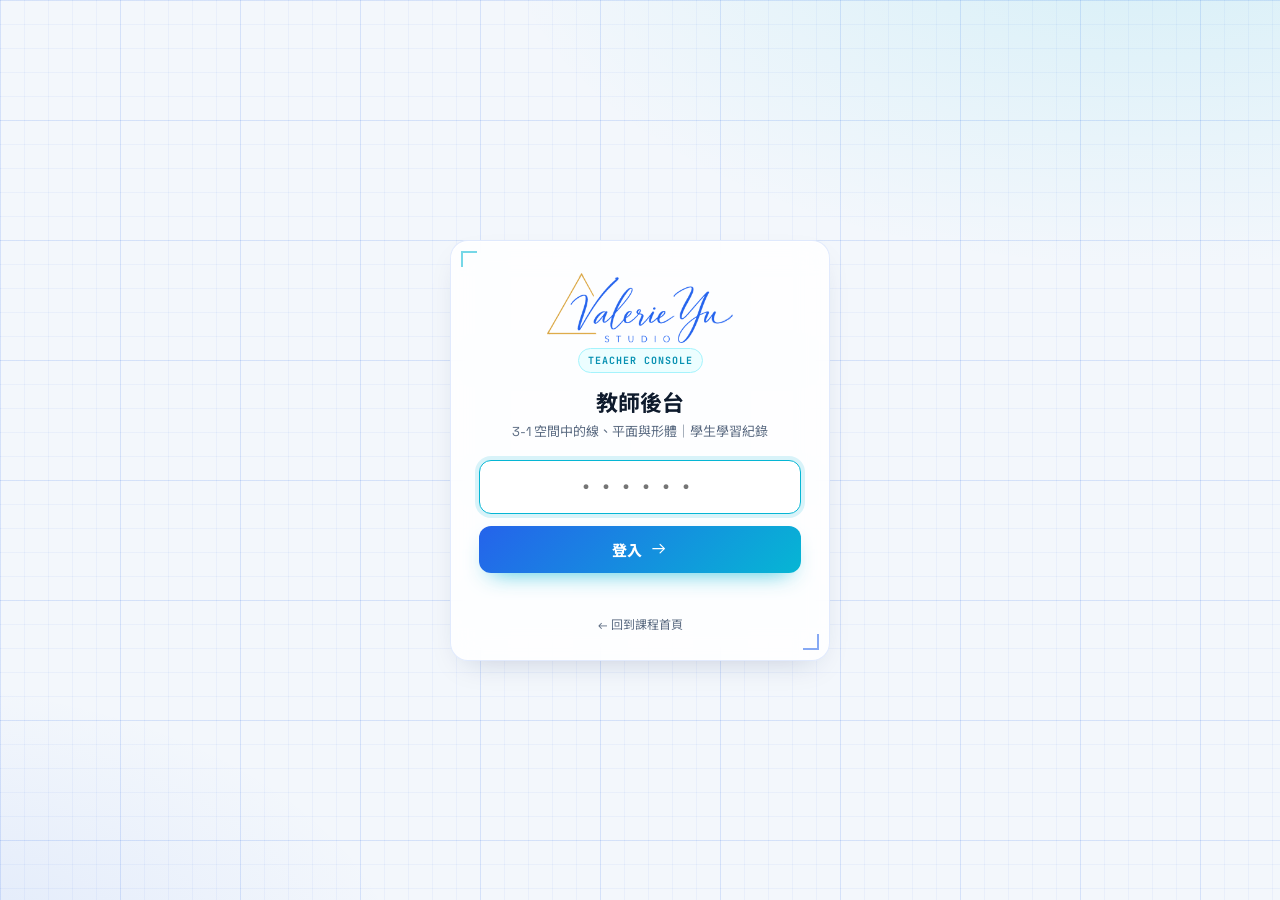
<file: teacher.html>
<!DOCTYPE html>
<html lang="zh-TW">
<head>
  <meta charset="UTF-8">
  <meta name="viewport" content="width=device-width, initial-scale=1.0">
  <meta name="robots" content="noindex, nofollow">
  <title>教師後台｜3-1 學習紀錄</title>
  <link rel="icon" type="image/png" href="logo-mark.png">
  <link href="https://fonts.googleapis.com/css2?family=Noto+Sans+TC:wght@400;500;700;900&family=Space+Grotesk:wght@400;500;600;700&family=JetBrains+Mono:wght@500;700&display=swap" rel="stylesheet">
  <script src="icons.js"></script>
  <style>
    :root {
      --bg: #f3f7fc; --ink: #0f1b2d; --muted: #5b6b82; --line: rgba(37, 99, 235, .13);
      --blue: #2563eb; --neon: #06b6d4; --ok: #10b981; --bad: #ef4444; --warn: #f59e0b;
      --card: rgba(255, 255, 255, .86);
    }
    * { box-sizing: border-box; }
    body {
      margin: 0; min-height: 100vh; color: var(--ink);
      font-family: 'Space Grotesk', 'Noto Sans TC', sans-serif;
      background-color: var(--bg);
      background-image:
        radial-gradient(1100px 600px at 90% -10%, rgba(6, 182, 212, .13), transparent 60%),
        radial-gradient(900px 520px at -10% 110%, rgba(37, 99, 235, .11), transparent 60%),
        linear-gradient(rgba(37, 99, 235, .10) 1px, transparent 1px),
        linear-gradient(90deg, rgba(37, 99, 235, .10) 1px, transparent 1px),
        linear-gradient(rgba(37, 99, 235, .05) 1px, transparent 1px),
        linear-gradient(90deg, rgba(37, 99, 235, .05) 1px, transparent 1px);
      background-size: auto, auto, 120px 120px, 120px 120px, 24px 24px, 24px 24px;
      background-attachment: fixed;
    }
    .mono { font-family: 'JetBrains Mono', 'Noto Sans TC', monospace; letter-spacing: .1em; }
    .hidden { display: none !important; }
    button { font: inherit; cursor: pointer; }
    .card {
      position: relative; background: var(--card); border: 1px solid var(--line); border-radius: 18px;
      backdrop-filter: blur(14px); -webkit-backdrop-filter: blur(14px);
      box-shadow: inset 0 1px 0 rgba(255, 255, 255, .9), 0 12px 32px -16px rgba(15, 40, 90, .25);
    }
    .card.hud::after {
      content: ''; position: absolute; inset: 10px; pointer-events: none; opacity: .55; background:
        linear-gradient(#06b6d4, #06b6d4) top left / 16px 2px no-repeat, linear-gradient(#06b6d4, #06b6d4) top left / 2px 16px no-repeat,
        linear-gradient(#2563eb, #2563eb) bottom right / 16px 2px no-repeat, linear-gradient(#2563eb, #2563eb) bottom right / 2px 16px no-repeat;
    }
    .btn {
      border: 0; border-radius: 12px; padding: 10px 16px; font-weight: 800; color: #fff;
      background: linear-gradient(135deg, #2563eb, #06b6d4); box-shadow: 0 10px 24px -12px rgba(6, 182, 212, .9);
      display: inline-flex; align-items: center; gap: 8px; text-decoration: none; font-size: 14px;
    }
    .btn:hover { filter: brightness(1.08); }
    .btn .gi-svg .a { stroke: currentColor; }
    .btn.ghost { background: #fff; color: var(--blue); border: 1px solid var(--line); box-shadow: none; }
    .btn.ghost:hover { background: #eff6ff; filter: none; }

    /* 登入 */
    #login { min-height: 100vh; display: flex; align-items: center; justify-content: center; padding: 16px; }
    #login .card { width: 100%; max-width: 380px; padding: 32px 28px 26px; text-align: center; }
    #login img { height: 70px; }
    .tag { display: inline-block; font-size: 10px; font-weight: 700; color: #0891b2; background: #ecfeff; border: 1px solid #a5f3fc; padding: 5px 9px; border-radius: 99px; }
    #login h1 { font-size: 22px; margin: 12px 0 4px; }
    #login p { color: var(--muted); font-size: 13px; margin: 0 0 20px; }
    .pw { width: 100%; border: 1.5px solid rgba(37, 99, 235, .22); border-radius: 12px; padding: 13px; font-size: 20px; text-align: center; letter-spacing: .4em; outline: none; font-family: 'JetBrains Mono', monospace; }
    .pw:focus { border-color: var(--neon); box-shadow: 0 0 0 4px rgba(6, 182, 212, .15); }
    #login .btn { width: 100%; justify-content: center; margin-top: 12px; padding: 13px; font-size: 15px; }
    .err { color: var(--bad); font-size: 13px; font-weight: 700; min-height: 18px; margin-top: 10px; }
    .back { display: inline-block; margin-top: 14px; font-size: 12px; color: var(--muted); text-decoration: none; }

    /* 後台 */
    #app { max-width: 1280px; margin: 0 auto; padding: 20px 16px 60px; }
    header.top { display: flex; align-items: center; gap: 14px; flex-wrap: wrap; padding: 14px 18px; }
    header.top img { height: 42px; }
    header.top h1 { font-size: 20px; margin: 0; }
    header.top .sub { font-size: 12px; color: var(--muted); }
    header.top .sp { flex: 1; }
    .filters { display: flex; gap: 10px; flex-wrap: wrap; align-items: center; margin: 16px 0; }
    .filters select, .filters input { border: 1px solid var(--line); background: #fff; border-radius: 10px; padding: 9px 12px; font: inherit; font-size: 14px; color: var(--ink); min-width: 140px; }
    .kpis { display: grid; grid-template-columns: repeat(5, 1fr); gap: 12px; }
    .kpi { padding: 16px 18px; }
    .kpi .l { font-size: 10px; color: var(--muted); font-weight: 700; display: flex; align-items: center; gap: 6px; }
    .kpi .l .gi { color: var(--blue); font-size: 15px; }
    .kpi .v { font-size: 30px; font-weight: 700; margin-top: 6px; }
    .kpi .v small { font-size: 13px; color: var(--muted); font-weight: 600; margin-left: 2px; }
    .tabs { display: flex; gap: 6px; margin: 18px 0 12px; flex-wrap: wrap; }
    .tab { border: 1px solid var(--line); background: rgba(255, 255, 255, .8); border-radius: 12px; padding: 9px 14px; font-weight: 800; color: var(--muted); display: inline-flex; align-items: center; gap: 7px; font-size: 14px; }
    .tab.on { background: linear-gradient(135deg, #2563eb, #06b6d4); color: #fff; border-color: transparent; box-shadow: 0 8px 22px -10px rgba(6, 182, 212, .8); }
    .panel { padding: 18px; overflow: hidden; }
    .panel h3 { margin: 0 0 4px; font-size: 17px; display: flex; align-items: center; gap: 8px; }
    .panel .hint { color: var(--muted); font-size: 12px; margin: 0 0 12px; }
    .tbl-wrap { overflow-x: auto; }
    table { width: 100%; border-collapse: collapse; font-size: 13.5px; }
    th { text-align: left; font-size: 11px; color: var(--muted); font-weight: 800; padding: 10px; border-bottom: 1px solid var(--line); white-space: nowrap; cursor: pointer; user-select: none; position: sticky; top: 0; background: #f8fbff; }
    th.num, td.num { text-align: right; }
    td { padding: 10px; border-bottom: 1px solid rgba(37, 99, 235, .07); vertical-align: middle; }
    tbody tr:hover { background: rgba(6, 182, 212, .06); }
    tr.click { cursor: pointer; }
    .bar { height: 8px; border-radius: 99px; background: rgba(37, 99, 235, .1); overflow: hidden; min-width: 80px; }
    .bar > i { display: block; height: 100%; border-radius: 99px; background: linear-gradient(90deg, #2563eb, #06b6d4); }
    .bar.bad > i { background: linear-gradient(90deg, #f97316, #ef4444); }
    .pill { display: inline-block; padding: 2px 9px; border-radius: 99px; font-size: 12px; font-weight: 800; }
    .pill.o { background: #d1fae5; color: #047857; } .pill.x { background: #fee2e2; color: #b91c1c; } .pill.n { background: #e0f2fe; color: #0369a1; }
    .wrong { color: var(--bad); font-weight: 800; }
    .grid2 { display: grid; grid-template-columns: 1fr 1fr; gap: 14px; }
    .stu-head { display: flex; align-items: center; gap: 14px; flex-wrap: wrap; margin-bottom: 14px; }
    .av { width: 48px; height: 48px; border-radius: 14px; display: flex; align-items: center; justify-content: center; color: #fff; font-weight: 900; font-size: 20px; background: linear-gradient(135deg, #2563eb, #06b6d4); }
    .mini { display: grid; grid-template-columns: repeat(6, 1fr); gap: 8px; margin-bottom: 14px; }
    .mini div { background: #f1f7fe; border: 1px solid var(--line); border-radius: 12px; padding: 10px; text-align: center; }
    .mini b { display: block; font-size: 20px; } .mini span { font-size: 11px; color: var(--muted); }
    .hrow { display: grid; grid-template-columns: 130px 1fr 60px; gap: 10px; align-items: center; margin: 7px 0; font-size: 13px; }
    .empty { text-align: center; color: var(--muted); padding: 40px 10px; font-size: 14px; }
    .feed { max-height: 460px; overflow-y: auto; }
    .loading { position: fixed; inset: 0; background: rgba(243, 247, 252, .7); display: flex; align-items: center; justify-content: center; z-index: 50; font-weight: 800; color: var(--blue); gap: 10px; }
    .spin { width: 22px; height: 22px; border-radius: 99px; border: 3px solid rgba(37, 99, 235, .2); border-top-color: var(--neon); animation: sp 1s linear infinite; }
    @keyframes sp { to { transform: rotate(360deg); } }
    @media (max-width: 900px) { .kpis { grid-template-columns: repeat(2, 1fr); } .grid2 { grid-template-columns: 1fr; } .mini { grid-template-columns: repeat(3, 1fr); } }
  </style>
</head>
<body>

  <!-- ===== 登入 ===== -->
  <section id="login">
    <form class="card hud" id="loginForm" autocomplete="off">
      <img src="logo.png" alt="Valerie Yu Studio">
      <div><span class="tag mono">TEACHER CONSOLE</span></div>
      <h1>教師後台</h1>
      <p>3-1 空間中的線、平面與形體｜學生學習紀錄</p>
      <input class="pw" id="pw" type="password" inputmode="numeric" placeholder="••••••" aria-label="教師密碼">
      <button class="btn" type="submit">登入 <span class="gi" data-gi="arrow"></span></button>
      <div class="err" id="err"></div>
      <a class="back" href="index.html">← 回到課程首頁</a>
    </form>
  </section>

  <!-- ===== 後台 ===== -->
  <main id="app" class="hidden">
    <header class="card hud top">
      <img src="logo.png" alt="Valerie Yu Studio">
      <div>
        <h1>教師後台｜學習紀錄</h1>
        <div class="sub">3-1 空間中的線、平面與形體 · 資料更新於 <span id="updated" class="mono">—</span></div>
      </div>
      <div class="sp"></div>
      <button class="btn ghost" id="refresh"><span class="gi" data-gi="swap"></span>重新整理</button>
      <a class="btn ghost" id="sheetLink" target="_blank" rel="noopener"><span class="gi" data-gi="layers"></span>開啟試算表</a>
      <button class="btn ghost" id="logout">登出</button>
    </header>

    <div class="filters">
      <select id="fClass"></select>
      <input id="fName" placeholder="搜尋姓名或座號">
    </div>

    <section class="kpis">
      <div class="card kpi"><div class="l mono"><span class="gi" data-gi="vertex"></span>STUDENTS 學生</div><div class="v" id="kStu">0</div></div>
      <div class="card kpi"><div class="l mono"><span class="gi" data-gi="trophy"></span>AVG SCORE 平均總分</div><div class="v" id="kAvg">0<small>/100</small></div></div>
      <div class="card kpi"><div class="l mono"><span class="gi" data-gi="check"></span>ACCURACY 答對率</div><div class="v" id="kAcc">0<small>%</small></div></div>
      <div class="card kpi"><div class="l mono"><span class="gi" data-gi="target"></span>STUDY TIME 學習時數</div><div class="v" id="kTime">0<small>hr</small></div></div>
      <div class="card kpi"><div class="l mono"><span class="gi" data-gi="spark"></span>TODAY 今日活躍</div><div class="v" id="kToday">0<small>人</small></div></div>
    </section>

    <nav class="tabs" id="tabs">
      <button class="tab on" data-t="scores"><span class="gi" data-gi="trophy"></span>成績總表</button>
      <button class="tab" data-t="items"><span class="gi" data-gi="hash"></span>題目分析</button>
      <button class="tab" data-t="student"><span class="gi" data-gi="cap"></span>學生詳情</button>
      <button class="tab" data-t="journey"><span class="gi" data-gi="layers"></span>學習歷程</button>
      <button class="tab" data-t="euler"><span class="gi" data-gi="tetra"></span>正多面體偵探室</button>
    </nav>

    <section class="card panel" id="view"></section>
  </main>

  <div class="loading hidden" id="loading"><div class="spin"></div>讀取資料中…</div>

<script>
(function () {
  'use strict';
  // 與 tracker.js 相同的 Apps Script 網址
  var GAS_URL = 'https://script.google.com/macros/s/AKfycbyJDlWJcuns2IYihRahSTgvGKel9wStG60oi7PC5FCa6U6y4QUOvJG7jven15r5b81k/exec';
  var SS_KEY = 'g9_teacher_key';

  var $ = function (id) { return document.getElementById(id); };
  function esc(s) { return String(s == null ? '' : s).replace(/[&<>"']/g, function (c) { return { '&': '&amp;', '<': '&lt;', '>': '&gt;', '"': '&quot;', "'": '&#39;' }[c]; }); }
  function ssGet() { try { return sessionStorage.getItem(SS_KEY); } catch (e) { return null; } }
  function ssSet(v) { try { v ? sessionStorage.setItem(SS_KEY, v) : sessionStorage.removeItem(SS_KEY); } catch (e) {} }
  function gi(n) { return '<span class="gi">' + (window.GI ? GI(n) : '') + '</span>'; }

  var DATA = null, key = null, tab = 'scores', sel = null, sortState = { col: 1, dir: 1 };

  /* ---------- 讀取 ---------- */
  function load(k) {
    $('loading').classList.remove('hidden');
    return fetch(GAS_URL, {
      method: 'POST',
      headers: { 'Content-Type': 'text/plain;charset=utf-8' },
      body: JSON.stringify({ action: 'teacher', key: k })
    }).then(function (r) { return r.json(); }).finally(function () { $('loading').classList.add('hidden'); });
  }

  $('loginForm').addEventListener('submit', function (e) {
    e.preventDefault();
    var k = $('pw').value.trim();
    if (!k) return;
    $('err').textContent = '';
    load(k).then(function (res) {
      if (!res.ok) {
        $('err').textContent = res.error === 'locked' ? '嘗試次數過多，請 10 分鐘後再試' : '密碼錯誤';
        return;
      }
      key = k; ssSet(k); start(res);
    }).catch(function () { $('err').textContent = '無法連線到雲端，請檢查網路'; });
  });

  $('logout').onclick = function () { ssSet(null); location.reload(); };
  $('refresh').onclick = function () {
    load(key).then(function (res) { if (res.ok) { DATA = prep(res); render(); } }).catch(function () { alertBar('重新整理失敗'); });
  };
  function alertBar(t) { $('updated').textContent = t; }

  /* ---------- 整理資料 ---------- */
  function sid(c, s, n) { return c + '-' + s + '-' + n; }
  function prep(res) {
    var stu = {};
    function get(c, s, n) {
      var k = sid(c, s, n);
      if (!stu[k]) stu[k] = { id: k, cls: c, seat: s, name: n, total: 0, sub: [0, 0, 0, 0, 0], n: 0, ok: 0, sec: 0, mods: {}, last: '', answers: [], journey: [] };
      return stu[k];
    }
    res.scores.forEach(function (r) {
      var s = get(r[0], r[1], r[2]);
      s.total = Number(r[3]) || 0; s.sub = [r[4], r[5], r[6], r[7], r[8]].map(Number); s.last = r[9] > s.last ? r[9] : s.last;
    });
    res.answers.forEach(function (r) {
      var s = get(r[1], r[2], r[3]);
      s.answers.push(r);
      if (r[9] === 'O' || r[9] === 'X') { s.n++; if (r[9] === 'O') s.ok++; }
      if (r[0] > s.last) s.last = r[0];
    });
    res.journey.forEach(function (r) {
      var s = get(r[1], r[2], r[3]);
      s.journey.push(r);
      if (r[5] === '停留') { var sec = Number(r[7]) || 0; s.sec += sec; s.mods[r[6]] = (s.mods[r[6]] || 0) + sec; }
      if (r[0] > s.last) s.last = r[0];
    });
    var list = Object.keys(stu).map(function (k) { return stu[k]; })
      .filter(function (s) { return !(String(s.cls) === '999' && String(s.name) === '系統測試'); });
    return { raw: res, students: list, updated: res.updated, sheetUrl: res.sheetUrl };
  }

  function start(res) {
    DATA = prep(res);
    $('login').classList.add('hidden');
    $('app').classList.remove('hidden');
    render();
  }

  /* ---------- 篩選 ---------- */
  function filtered() {
    var c = $('fClass').value, q = $('fName').value.trim();
    return DATA.students.filter(function (s) {
      if (c && String(s.cls) !== c) return false;
      if (q && (s.name + ' ' + s.seat).indexOf(q) < 0) return false;
      return true;
    });
  }
  function inScope(r) { // answers / journey / euler 列：班級在 index1
    var c = $('fClass').value, q = $('fName').value.trim();
    if (String(r[1]) === '999' && r[3] === '系統測試') return false;
    if (c && String(r[1]) !== c) return false;
    if (q && (r[3] + ' ' + r[2]).indexOf(q) < 0) return false;
    return true;
  }
  $('fClass').onchange = render;
  $('fName').oninput = render;

  /* ---------- 繪製 ---------- */
  function render() {
    $('updated').textContent = DATA.updated;
    $('sheetLink').href = DATA.sheetUrl;
    // 班級選單
    var cls = Array.from(new Set(DATA.students.map(function (s) { return String(s.cls); }))).sort();
    var cur = $('fClass').value;
    $('fClass').innerHTML = '<option value="">全部班級</option>' + cls.map(function (c) { return '<option ' + (c === cur ? 'selected' : '') + '>' + esc(c) + '</option>'; }).join('');

    var L = filtered();
    var n = L.length;
    var avg = n ? L.reduce(function (a, s) { return a + s.total; }, 0) / n : 0;
    var tn = L.reduce(function (a, s) { return a + s.n; }, 0), tok = L.reduce(function (a, s) { return a + s.ok; }, 0);
    var sec = L.reduce(function (a, s) { return a + s.sec; }, 0);
    var today = new Date(); var tstr = today.getFullYear() + '/' + String(today.getMonth() + 1).padStart(2, '0') + '/' + String(today.getDate()).padStart(2, '0');
    $('kStu').textContent = n;
    $('kAvg').innerHTML = avg.toFixed(1) + '<small>/100</small>';
    $('kAcc').innerHTML = (tn ? Math.round(tok / tn * 100) : 0) + '<small>%</small>';
    $('kTime').innerHTML = (sec / 3600).toFixed(1) + '<small>hr</small>';
    $('kToday').innerHTML = L.filter(function (s) { return String(s.last).indexOf(tstr) === 0; }).length + '<small>人</small>';

    document.querySelectorAll('.tab').forEach(function (b) { b.classList.toggle('on', b.dataset.t === tab); });
    var V = $('view');
    if (tab === 'scores') V.innerHTML = vScores(L);
    if (tab === 'items') V.innerHTML = vItems();
    if (tab === 'student') V.innerHTML = vStudent(L);
    if (tab === 'journey') V.innerHTML = vJourney(L);
    if (tab === 'euler') V.innerHTML = vEuler();
    bind();
  }

  function bar(p, bad) { return '<div class="bar' + (bad ? ' bad' : '') + '"><i style="width:' + Math.max(0, Math.min(100, p)) + '%"></i></div>'; }

  function vScores(L) {
    if (!L.length) return '<div class="empty">' + gi('thought') + ' 目前還沒有學生紀錄</div>';
    var cols = [['班級', 'cls'], ['座號', 'seat'], ['姓名', 'name'], ['總分', 'total'], ['大哉問/28', 0], ['空間關係/20', 1], ['截面/30', 2], ['正多面體/20', 3], ['歪斜線/2', 4], ['答對率', 'acc'], ['學習分鐘', 'min'], ['最後活動', 'last']];
    function val(s, c) {
      var k = cols[c][1];
      if (typeof k === 'number') return s.sub[k] || 0;
      if (k === 'acc') return s.n ? s.ok / s.n : -1;
      if (k === 'min') return s.sec;
      if (k === 'seat' || k === 'cls' || k === 'total') return Number(s[k]) || 0;
      return String(s[k] || '');
    }
    var rows = L.slice().sort(function (a, b) {
      var x = val(a, sortState.col), y = val(b, sortState.col);
      if (sortState.col === 1) { x = Number(a.cls) * 100 + Number(a.seat); y = Number(b.cls) * 100 + Number(b.seat); }
      return (x > y ? 1 : x < y ? -1 : 0) * sortState.dir;
    });
    return '<h3>' + gi('trophy') + '成績總表</h3><p class="hint">點欄位標題排序；點學生可看個人詳情。</p><div class="tbl-wrap"><table><thead><tr>' +
      cols.map(function (c, i) { return '<th data-sort="' + i + '" class="' + (i >= 3 && i <= 10 ? 'num' : '') + '">' + c[0] + (sortState.col === i ? (sortState.dir > 0 ? ' ▲' : ' ▼') : '') + '</th>'; }).join('') +
      '</tr></thead><tbody>' + rows.map(function (s) {
        var acc = s.n ? Math.round(s.ok / s.n * 100) : null;
        return '<tr class="click" data-stu="' + esc(s.id) + '"><td>' + esc(s.cls) + '</td><td>' + esc(s.seat) + '</td><td><b>' + esc(s.name) + '</b></td>' +
          '<td class="num"><div style="display:flex;align-items:center;gap:8px;justify-content:flex-end"><b>' + s.total + '</b>' + bar(s.total) + '</div></td>' +
          s.sub.map(function (v) { return '<td class="num">' + (v || 0) + '</td>'; }).join('') +
          '<td class="num">' + (acc == null ? '—' : acc + '%') + '</td><td class="num">' + Math.round(s.sec / 60) + '</td><td class="mono" style="font-size:12px">' + esc(s.last) + '</td></tr>';
      }).join('') + '</tbody></table></div>';
  }

  function vItems() {
    var g = {};
    DATA.raw.answers.filter(inScope).forEach(function (r) {
      if (r[9] !== 'O' && r[9] !== 'X') return;
      var k = r[5] + '｜' + r[6];
      if (!g[k]) g[k] = { mod: r[5], item: r[6], n: 0, ok: 0, who: {}, wrong: {} };
      g[k].n++; if (r[9] === 'O') g[k].ok++; else g[k].wrong[r[7]] = (g[k].wrong[r[7]] || 0) + 1;
      g[k].who[r[1] + '-' + r[2]] = 1;
    });
    var L = Object.keys(g).map(function (k) { return g[k]; }).sort(function (a, b) { return a.ok / a.n - b.ok / b.n; });
    if (!L.length) return '<div class="empty">' + gi('thought') + ' 目前還沒有作答紀錄</div>';
    return '<h3>' + gi('hash') + '題目分析</h3><p class="hint">依答對率由低到高排列，最上面是最需要補強的題目；「常見錯誤」為最多人選的錯誤答案。</p><div class="tbl-wrap"><table><thead><tr><th>模組</th><th>題目</th><th class="num">作答人數</th><th class="num">作答次數</th><th>答對率</th><th>常見錯誤</th></tr></thead><tbody>' +
      L.map(function (x) {
        var p = Math.round(x.ok / x.n * 100);
        var w = Object.keys(x.wrong).sort(function (a, b) { return x.wrong[b] - x.wrong[a]; })[0];
        return '<tr><td style="white-space:nowrap">' + esc(x.mod) + '</td><td>' + esc(x.item) + '</td><td class="num">' + Object.keys(x.who).length + '</td><td class="num">' + x.n + '</td>' +
          '<td><div style="display:flex;align-items:center;gap:8px"><b style="min-width:40px">' + p + '%</b>' + bar(p, p < 60) + '</div></td><td>' + (w ? '<span class="pill x">' + esc(w) + ' ×' + x.wrong[w] + '</span>' : '—') + '</td></tr>';
      }).join('') + '</tbody></table></div>';
  }

  function vStudent(L) {
    if (!L.length) return '<div class="empty">沒有符合條件的學生</div>';
    var s = L.find(function (x) { return x.id === sel; }) || L.slice().sort(function (a, b) { return (a.cls * 100 + +a.seat) - (b.cls * 100 + +b.seat); })[0];
    sel = s.id;
    var opts = L.slice().sort(function (a, b) { return (a.cls * 100 + +a.seat) - (b.cls * 100 + +b.seat); })
      .map(function (x) { return '<option value="' + esc(x.id) + '"' + (x.id === s.id ? ' selected' : '') + '>' + esc(x.cls + ' 班 ' + x.seat + ' 號 ' + x.name) + '</option>'; }).join('');
    var acc = s.n ? Math.round(s.ok / s.n * 100) : 0;
    var mods = Object.keys(s.mods).sort(function (a, b) { return s.mods[b] - s.mods[a]; });
    var maxm = mods.length ? s.mods[mods[0]] : 1;
    var subs = ['大哉問/28', '空間關係/20', '截面/30', '正多面體/20', '歪斜線/2'];
    return '<div class="stu-head"><div class="av">' + esc(String(s.name).slice(-1)) + '</div><div><h3 style="margin:0">' + esc(s.name) + '</h3><div class="hint" style="margin:0">' + esc(s.cls) + ' 班 ' + esc(s.seat) + ' 號 · 最後活動 ' + esc(s.last || '—') + '</div></div><div style="flex:1"></div><select id="stuSel" style="border:1px solid var(--line);border-radius:10px;padding:9px 12px;font:inherit">' + opts + '</select></div>' +
      '<div class="mini"><div><b>' + s.total + '</b><span>總分</span></div>' + s.sub.map(function (v, i) { return '<div><b>' + (v || 0) + '</b><span>' + subs[i] + '</span></div>'; }).join('') + '</div>' +
      '<div class="grid2"><div><h3 style="font-size:15px">' + gi('check') + '作答紀錄 <span class="hint" style="margin:0">答對率 ' + acc + '%（' + s.ok + '/' + s.n + '）</span></h3><div class="tbl-wrap feed"><table><thead><tr><th>時間</th><th>模組</th><th>題目</th><th>答案</th><th></th></tr></thead><tbody>' +
      (s.answers.length ? s.answers.slice().reverse().map(function (r) {
        var pill = r[9] === 'O' ? '<span class="pill o">O</span>' : r[9] === 'X' ? '<span class="pill x">X</span>' : '<span class="pill n">完成</span>';
        return '<tr><td class="mono" style="font-size:11px;white-space:nowrap">' + esc(String(r[0]).slice(5)) + '</td><td style="white-space:nowrap">' + esc(r[5]) + '</td><td>' + esc(r[6]) + '</td><td>' + esc(r[7]) + (r[9] === 'X' ? '<div class="hint" style="margin:0">正解：' + esc(r[8]) + '</div>' : '') + '</td><td>' + pill + '</td></tr>';
      }).join('') : '<tr><td colspan="5" class="empty">尚無作答</td></tr>') + '</tbody></table></div></div>' +
      '<div><h3 style="font-size:15px">' + gi('target') + '各模組停留時間 <span class="hint" style="margin:0">共 ' + Math.round(s.sec / 60) + ' 分鐘</span></h3>' +
      (mods.length ? mods.map(function (m) { return '<div class="hrow"><span>' + esc(m) + '</span>' + bar(s.mods[m] / maxm * 100) + '<span class="mono" style="font-size:12px;text-align:right">' + Math.round(s.mods[m] / 60) + ' 分</span></div>'; }).join('') : '<div class="empty">尚無停留紀錄</div>') +
      '</div></div>';
  }

  function vJourney(L) {
    var ids = {}; L.forEach(function (s) { ids[s.id] = 1; });
    var mods = {};
    L.forEach(function (s) { Object.keys(s.mods).forEach(function (m) { mods[m] = (mods[m] || 0) + s.mods[m]; }); });
    var ms = Object.keys(mods).sort(function (a, b) { return mods[b] - mods[a]; });
    var max = ms.length ? mods[ms[0]] : 1;
    var feed = DATA.raw.journey.filter(inScope).slice(-80).reverse();
    return '<div class="grid2"><div><h3>' + gi('layers') + '全班模組停留時間</h3><p class="hint">看出學生把時間花在哪裡。</p>' +
      (ms.length ? ms.map(function (m) { return '<div class="hrow"><span>' + esc(m) + '</span>' + bar(mods[m] / max * 100) + '<span class="mono" style="font-size:12px;text-align:right">' + Math.round(mods[m] / 60) + ' 分</span></div>'; }).join('') : '<div class="empty">尚無資料</div>') +
      '</div><div><h3>' + gi('spark') + '最新動態</h3><p class="hint">最近 80 筆學習行為。</p><div class="tbl-wrap feed"><table><tbody>' +
      (feed.length ? feed.map(function (r) {
        return '<tr><td class="mono" style="font-size:11px;white-space:nowrap">' + esc(String(r[0]).slice(5)) + '</td><td style="white-space:nowrap"><b>' + esc(r[1] + '-' + r[2] + ' ' + r[3]) + '</b></td><td>' + esc(r[5]) + '</td><td>' + esc(r[6]) + (r[7] ? ' <span class="hint">' + Math.round(r[7]) + ' 秒</span>' : '') + '</td></tr>';
      }).join('') : '<tr><td class="empty">尚無資料</td></tr>') + '</tbody></table></div></div></div>';
  }

  function vEuler() {
    var rows = DATA.raw.euler.filter(inScope).slice().reverse();
    if (!rows.length) return '<div class="empty">' + gi('tetra') + ' 目前還沒有正多面體偵探室的作答</div>';
    function cell(g, c) { return '<td class="num' + (String(g) !== String(c) ? ' wrong' : '') + '">' + esc(g) + '</td>'; }
    return '<h3>' + gi('tetra') + '正多面體偵探室</h3><p class="hint">紅字代表數錯的項目，可看出學生常在頂點、稜邊還是面數出錯。</p><div class="tbl-wrap"><table><thead><tr><th>時間</th><th>學生</th><th>正多面體</th><th class="num">猜 V</th><th class="num">猜 E</th><th class="num">猜 F</th><th class="num">正確 V/E/F</th><th>結果</th></tr></thead><tbody>' +
      rows.map(function (r) {
        var res = r[11] === '全對' ? 'o' : r[11] === '錯誤' ? 'x' : 'n';
        return '<tr><td class="mono" style="font-size:11px;white-space:nowrap">' + esc(String(r[0]).slice(5)) + '</td><td>' + esc(r[1] + '-' + r[2] + ' ' + r[3]) + '</td><td>' + esc(r[4]) + '</td>' +
          cell(r[5], r[8]) + cell(r[6], r[9]) + cell(r[7], r[10]) + '<td class="num mono">' + esc(r[8] + '/' + r[9] + '/' + r[10]) + '</td><td><span class="pill ' + res + '">' + esc(r[11]) + '</span></td></tr>';
      }).join('') + '</tbody></table></div>';
  }

  function bind() {
    document.querySelectorAll('th[data-sort]').forEach(function (th) {
      th.onclick = function () { var c = +th.dataset.sort; sortState = { col: c, dir: sortState.col === c ? -sortState.dir : (c >= 3 ? -1 : 1) }; render(); };
    });
    document.querySelectorAll('tr[data-stu]').forEach(function (tr) {
      tr.onclick = function () { sel = tr.dataset.stu; tab = 'student'; render(); window.scrollTo({ top: 0, behavior: 'smooth' }); };
    });
    var ss = $('stuSel'); if (ss) ss.onchange = function () { sel = ss.value; render(); };
  }
  document.querySelectorAll('.tab').forEach(function (b) { b.onclick = function () { tab = b.dataset.t; render(); }; });

  /* ---------- 自動登入（同一個分頁內） ---------- */
  var saved = ssGet();
  if (saved) {
    load(saved).then(function (res) { if (res.ok) { key = saved; start(res); } else ssSet(null); }).catch(function () {});
  } else {
    setTimeout(function () { $('pw').focus(); }, 50);
  }
})();
</script>
</body>
</html>
</file>
